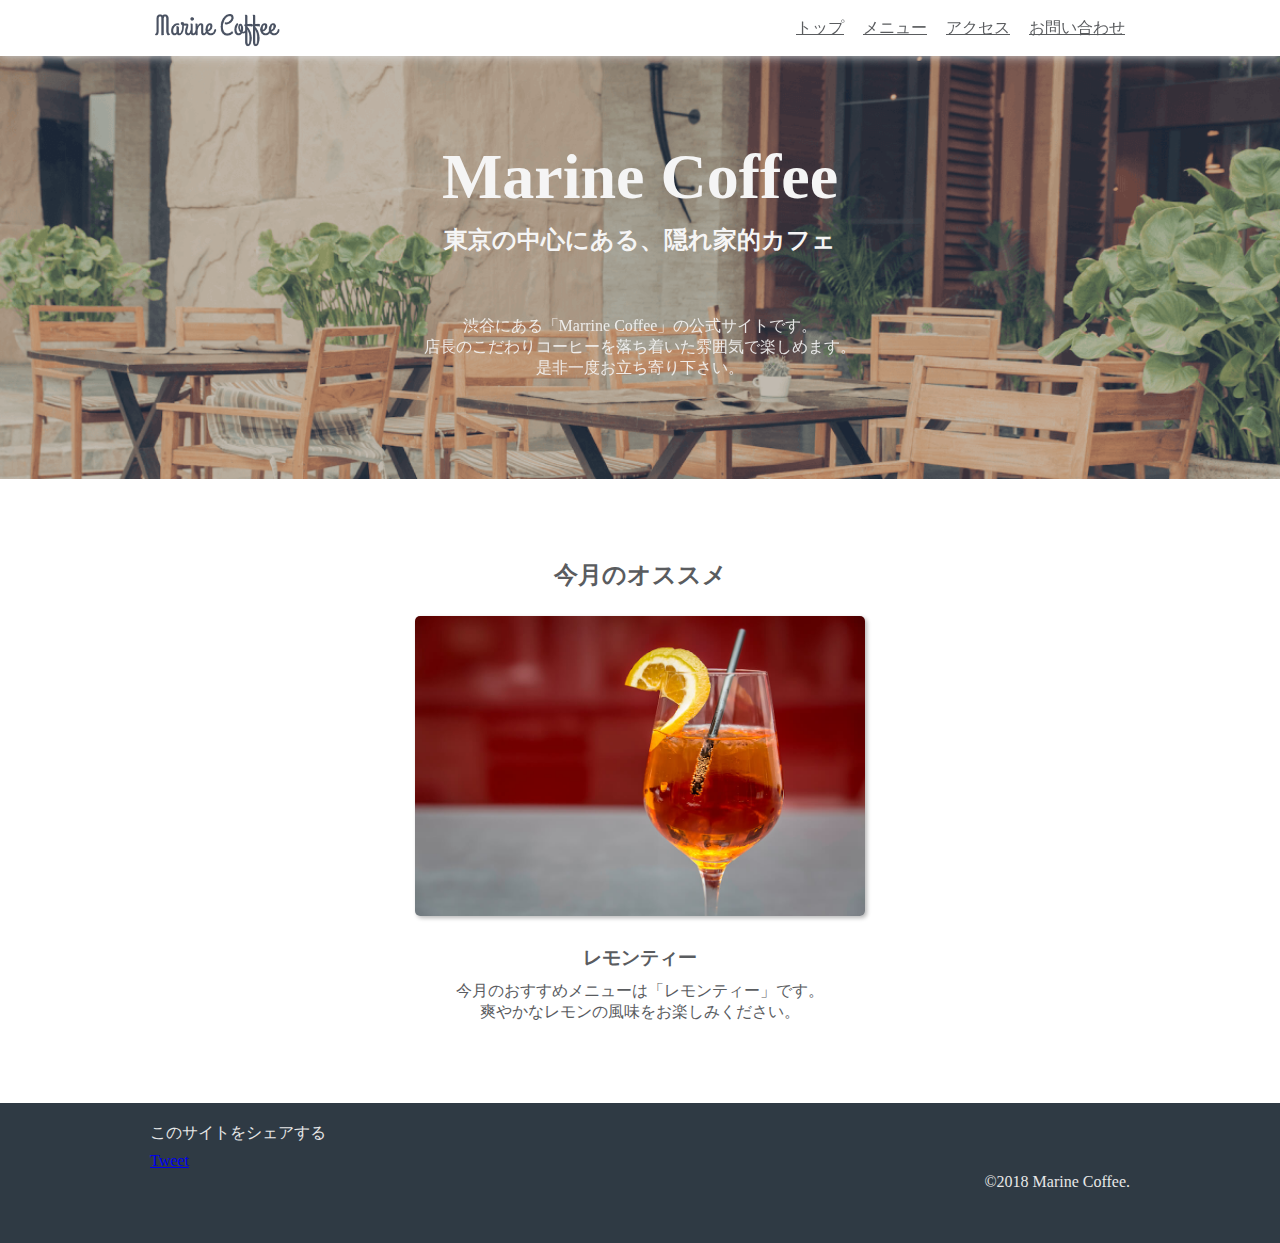
<file: index.html>
<!DOCTYPE html>
<head>
    <meta charset="UTF-8">
    <title>Marine Coffee | トップページ</title>
    <meta name="viewport" content="width=device-width, initial-scale=1.0">
    <meta name="description" content="icckによる「Marine Coffee」のテストページです。HTMLとCSSの練習となります。">
    <link rel="shortcut icon" href="/images/favicon.ico">
    <link rel="stylesheet" href="common.css">
    <link rel="stylesheet" href="index.css">
    <link rel="stylesheet" href="responsive.css">
</head>
<body>
    <div class="header">
        <div class="container">
            <div class="header-left" >
                <img class="header-logo" src="images/logo.png" alt="Marine Coffee">
            </div>
            <div class="header-right" >
                <a href="index.html">トップ</a>
                <a href="menu.html">メニュー</a>
                <a href="access.html">アクセス</a>
                <a href="contact.html">お問い合わせ</a>
            </div>
            <div class="clear" ></div>
        </div>
    </div>
    <div class="main-visual">
        <div class="container">
            <h1 class="top-title">Marine Coffee</h1>
            <h2 class="top-subtitle">東京の中心にある、隠れ家的カフェ</h2>
            <p class="top-text">
                渋谷にある「Marrine Coffee」の公式サイトです。
                <br>
                店長のこだわりコーヒーを落ち着いた雰囲気で楽しめます。
                <br>
                是非一度お立ち寄り下さい。
            </p>
        </div>
    </div>
    <div class="main">
        <div class="container">
            <h2>今月のオススメ</h2>
            <img class="main-image" src="images/lemon-tea.jpg" alt="レモンティー">
            <h3>レモンティー</h3>
            <p>
                今月のおすすめメニューは「レモンティー」です。
                <br>
                爽やかなレモンの風味をお楽しみください。
            </p>
        </div>
    </div>
    <div class="footer">
        <div class="container">
            <div class="footer-left">
                <p>このサイトをシェアする</p>
                <a href="https://twitter.com/share?ref_src=twsrc%5Etfw" class="twitter-share-button" data-text="Marine Coffee" data-show-count="false">Tweet</a><script async src="https://platform.twitter.com/widgets.js" charset="utf-8"></script>
            </div>
            <div class="footer-right">
                &copy;2018 Marine Coffee.
            </div>
            <div class="clear"></div>
        </div>
    </div>
</body>
</html>
</file>
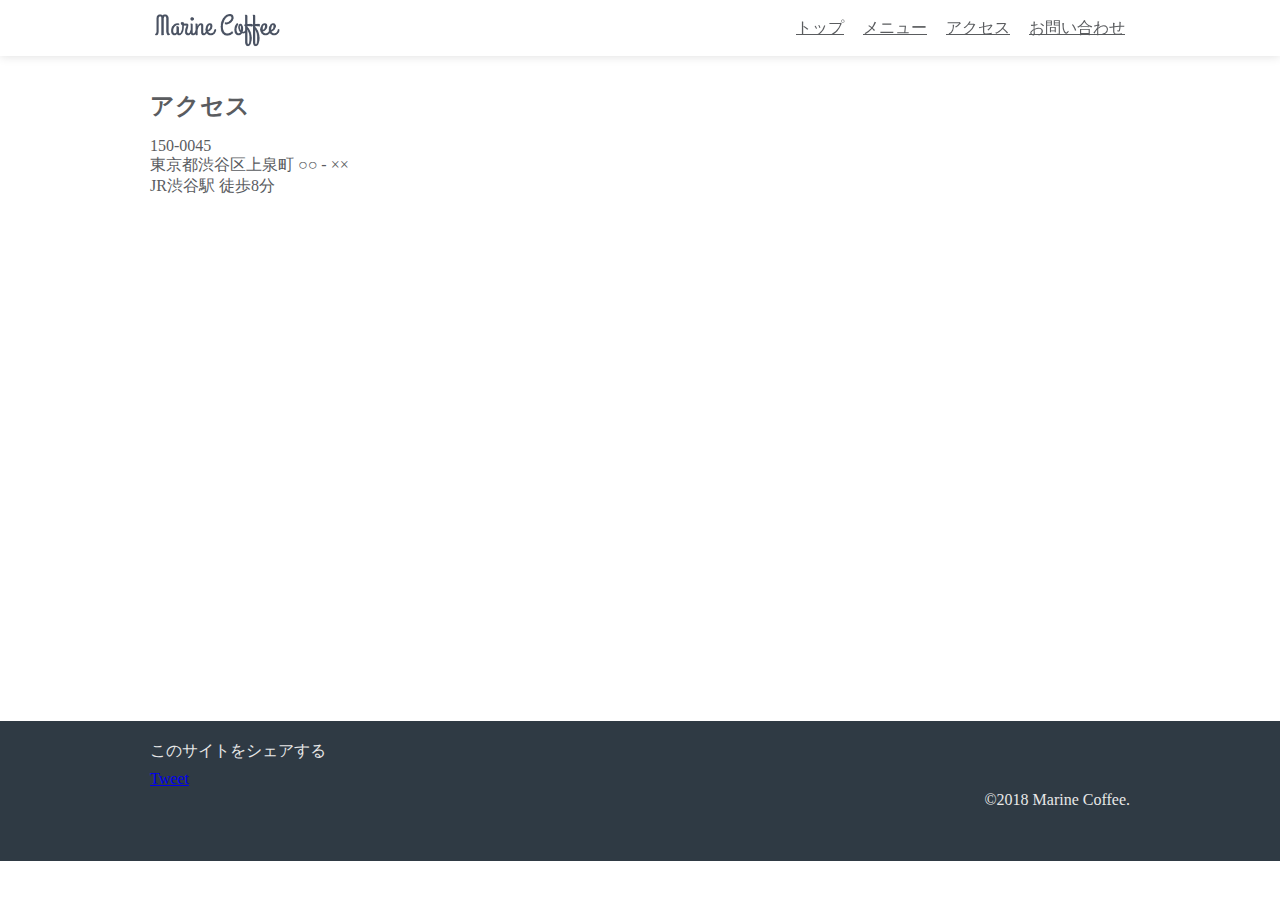
<file: access.html>
<!DOCTYPE html>
<html lang="en">
<head>
    <meta charset="UTF-8">
    <title>Marine Coffee | アクセス</title>
    <meta name="viewport" content="width=device-width, initial-scale=1.0">
    <link rel="shortcut icon" href="/images/favicon.ico">
    <link rel="stylesheet" href="common.css">
    <link rel="stylesheet" href="access.css">
    <link rel="stylesheet" href="responsive.css">
</head>
<body>
    <div class="header">
        <div class="container">
            <div class="header-left" >
                <img class="header-logo" src="images/logo.png" alt="Marine Coffee">
            </div>
            <div class="header-right" >
                <a href="index.html">トップ</a>
                <a href="menu.html">メニュー</a>
                <a href="access.html">アクセス</a>
                <a href="contact.html">お問い合わせ</a>
            </div>
            <div class="clear" ></div>
        </div>
    </div> 
    <div class="access">
        <div class="container">
            <h2 class="access-title">アクセス</h2>
            <p class="access-text">
                150-0045
                <br>
                東京都渋谷区上泉町 ○○ - ××
                <br>
                JR渋谷駅 徒歩8分
            </p>
            <div class="google-map">
                <iframe src="https://www.google.com/maps/embed?pb=!1m18!1m12!1m3!1d3241.7699872168114!2d139.69944711568235!3d35.65803823885019!2m3!1f0!2f0!3f0!3m2!1i1024!2i768!4f13.1!3m3!1m2!1s0x60188b563b00109f%3A0x337328def1e2ab26!2z5riL6LC36aeF!5e0!3m2!1sja!2sjp!4v1562771381533!5m2!1sja!2sjp" width="600" height="450" frameborder="0" style="border:0" allowfullscreen></iframe>
            </div>
        </div>
    </div>  
    <div class="footer">
        <div class="container">
            <div class="footer-left">
                <p>このサイトをシェアする</p>
                <a href="https://twitter.com/share?ref_src=twsrc%5Etfw" class="twitter-share-button" data-text="Marine Coffee" data-show-count="false">Tweet</a><script async src="https://platform.twitter.com/widgets.js" charset="utf-8"></script>
            </div>
            <div class="footer-right">
                &copy;2018 Marine Coffee.
            </div>
            <div class="clear"></div>
        </div>
    </div>
</body>
</html>
</file>
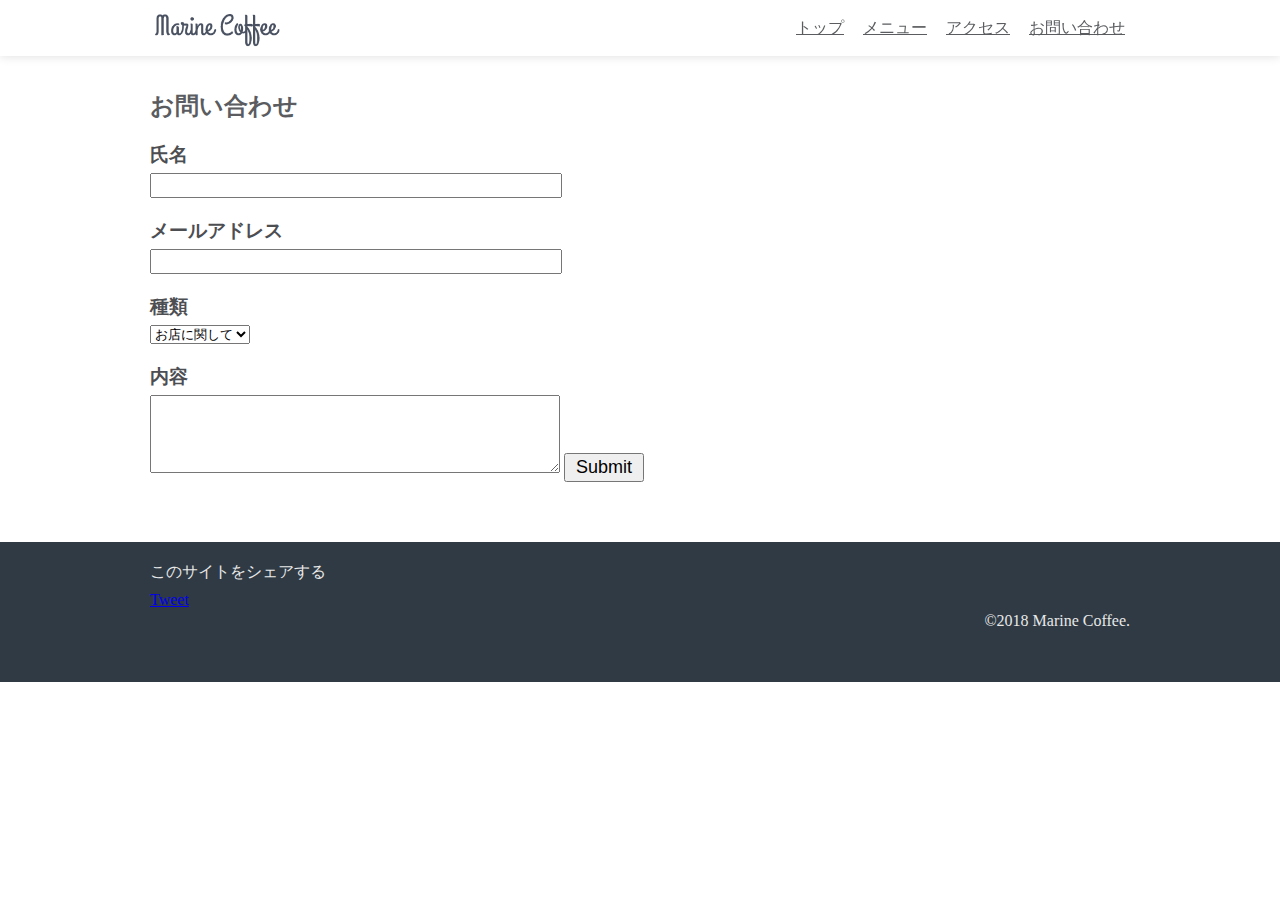
<file: contact.html>
<!DOCTYPE html>
<html lang="en">
<head>
    <meta charset="UTF-8">
    <title>Marine Coffee | お問合せ</title>
    <meta name="viewport" content="width=device-width, initial-scale=1.0">
    <link rel="shortcut icon" href="/images/favicon.ico">
    <link rel="stylesheet" href="common.css">
    <link rel="stylesheet" href="contact.css">
    <link rel="stylesheet" href="responsive.css">
</head>
<body>
    <div class="header">
        <div class="container">
            <div class="header-left" >
                <img class="header-logo" src="images/logo.png" alt="Marine Coffee">
            </div>
            <div class="header-right" >
                <a href="index.html">トップ</a>
                <a href="menu.html">メニュー</a>
                <a href="access.html">アクセス</a>
                <a href="contact.html">お問い合わせ</a>
            </div>
            <div class="clear" ></div>
        </div>
    </div> 
    <div class="contact">
        <div class="container">
            <h2 class="contact-title">お問い合わせ</h2>
            <form class="contact-form">
                <h3>氏名</h3>
                <input type="text">
                <h3>メールアドレス</h3>
                <input type="email">
                <h3>種類</h3>
                <select>
                    <option>お店に関して</option>
                    <option>採用に関して</option>
                    <option>その他</option>
                </select>
                <h3>内容</h3>
                <textarea rows="4"></textarea>
                <input type="submit" class="submit-button">
            </form>
        </div>
    </div>
    <div class="footer">
        <div class="container">
            <div class="footer-left">
                <p>このサイトをシェアする</p>
                <a href="https://twitter.com/share?ref_src=twsrc%5Etfw" class="twitter-share-button" data-text="Marine Coffee" data-show-count="false">Tweet</a><script async src="https://platform.twitter.com/widgets.js" charset="utf-8"></script>
            </div>
            <div class="footer-right">
                &copy;2018 Marine Coffee.
            </div>
            <div class="clear"></div>
        </div>
    </div>
</body>
</html>
</file>
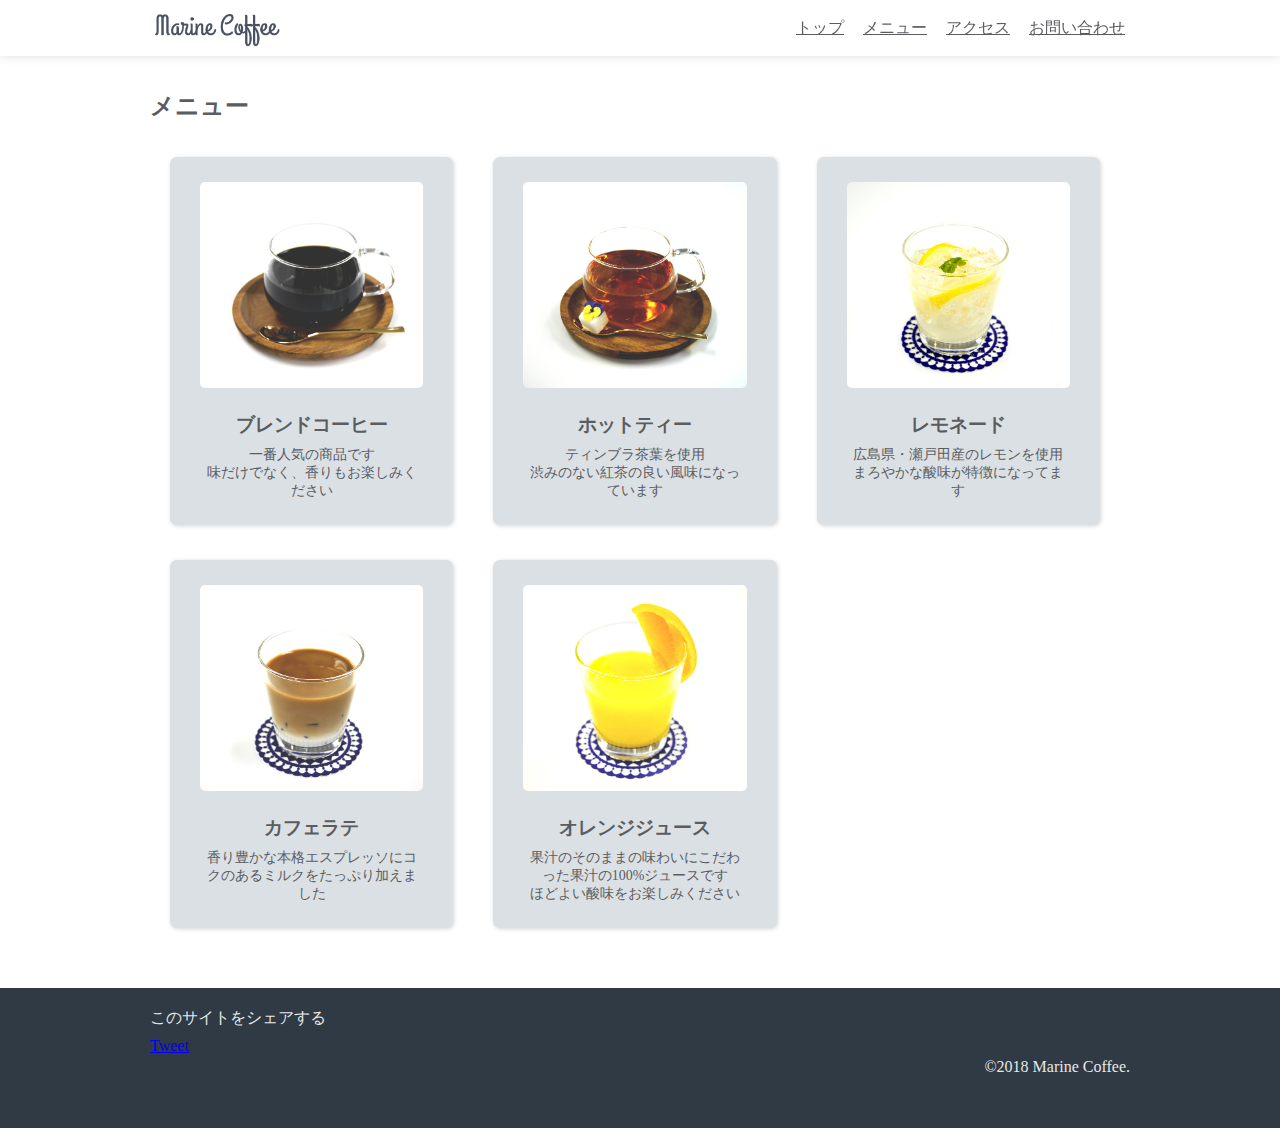
<file: menu.html>
<!DOCTYPE html>
<html lang="en">
<head>
    <meta charset="UTF-8">
    <title>Marine Coffee | メニュー</title>
    <meta name="viewport" content="width=device-width, initial-scale=1.0">
    <link rel="shortcut icon" href="/images/favicon.ico">
    <link rel="stylesheet" href="common.css">
    <link rel="stylesheet" href="menu.css">
    <link rel="stylesheet" href="responsive.css">
</head>
<body>
    <div class="header">
        <div class="container">
            <div class="header-left" >
                <img class="header-logo" src="images/logo.png" alt="Marine Coffee">
            </div>
            <div class="header-right" >
                <a href="index.html">トップ</a>
                <a href="menu.html">メニュー</a>
                <a href="access.html">アクセス</a>
                <a href="contact.html">お問い合わせ</a>
            </div>
            <div class="clear" ></div>
        </div>
    </div>
    <div class="menu">
        <div class="container">
            <h2>メニュー</h2>
            <div class="menu-card-wrapper">
                <div class="menu-card">
                    <div class="menu-card-inner">
                        <img class="menu-image" src="images/blend-coffee.jpg" alt="ブレンドコーヒー">
                        <h3 class="menu-title">ブレンドコーヒー</h3>
                        <p class="menu-text">
                            一番人気の商品です
                            <br>
                            味だけでなく、香りもお楽しみください
                        </p>
                    </div>
                </div>
                <div class="menu-card">
                    <div class="menu-card-inner">
                        <img class="menu-image" src="images/hot-tea.jpg" alt="ホットティー">
                        <h3 class="menu-title">ホットティー</h3>
                        <p class="menu-text">
                            ティンブラ茶葉を使用
                            <br>
                            渋みのない紅茶の良い風味になっています
                        </p>
                    </div>
                </div>
                <div class="menu-card">
                    <div class="menu-card-inner">
                        <img class="menu-image" src="images/lemonade.jpg" alt="レモネード">
                        <h3 class="menu-title">レモネード</h3>
                        <p class="menu-text">
                            広島県・瀬戸田産のレモンを使用
                            <br>
                            まろやかな酸味が特徴になってます
                        </p>
                    </div>
                </div>
                <div class="menu-card">
                    <div class="menu-card-inner">
                        <img class="menu-image" src="images/caffelatte.jpg" alt="カフェラテ">
                        <h3 class="menu-title">カフェラテ</h3>
                        <p class="menu-text">
                            香り豊かな本格エスプレッソにコクのあるミルクをたっぷり加えました
                        </p>
                    </div>
                </div>
                <div class="menu-card">
                    <div class="menu-card-inner">
                        <img class="menu-image" src="images/orange-juice.jpg" alt="オレンジジュース">
                        <h3 class="menu-title">オレンジジュース</h3>
                        <p class="menu-text">
                            果汁のそのままの味わいにこだわった果汁の100%ジュースです
                            <br>
                            ほどよい酸味をお楽しみください
                        </p>
                    </div>
                </div>
            </div>
        </div>
    </div>
    <div class="footer">
        <div class="container">
            <div class="footer-left">
                <p>このサイトをシェアする</p>
                <a href="https://twitter.com/share?ref_src=twsrc%5Etfw" class="twitter-share-button" data-text="Marine Coffee" data-show-count="false">Tweet</a><script async src="https://platform.twitter.com/widgets.js" charset="utf-8"></script>
            </div>
            <div class="footer-right">
                &copy;2018 Marine Coffee.
            </div>
            <div class="clear"></div>
        </div>
    </div>    
</body>
</html>
</file>
<file: common.css>
@charset "utf-8";
* {
    margin: 0px;
    padding: 0px;
}
.container {
    max-width: 980px;
    padding: 0 30px;
    margin-left: auto;
    margin-right: auto;
}
.header {
    height: 56px;
    width: 100%;
    box-shadow: 0 0 10px #dddddd;
    background-color: white;
    position: fixed;
    top: 0;
}
.header-left {
    float: left;
}
.header-right {
    float: right;
}
.clear {
    clear: both;
}
.header-logo {
    height: 40px;
    margin-top: 8px;
}
.header-right a {
    line-height: 56px;
    color: #5a5c5f;
    margin-left: 5px;
    font-size: 16px;
    padding: 16px 5px;
}
.header-right a:hover {
    background-color: #e2f1ff;
    transition: background-color 0.5s;
}
.footer {
    height: 120px;
    background-color: #2f3a44;
    color: #e8e8e8;
    padding-top: 20px;
}
.footer-left {
    float: left;
    margin-bottom: 8px;
}
.footer-right {
    float: right;
    padding-top: 50px;
}
.footer-left p {
    margin-bottom: 8px;
}
</file>
<file: index.css>
@charset "utf-8";
.main-visual {
    padding-top: 140px;
    padding-bottom: 100px;
    background-image: url("images/main.png");
    background-size: cover;
    color: #f5f5f5;
    text-align: center;
}
.top-title {
    font-size: 64px;
    margin-bottom: 10px;
}
.top-subtitle {
    font-size: 24px;
    margin-bottom: 60px;
}
.top-text {
    opacity: 0.9;
}
.main {
    padding: 80px 0;
    color: #5a5c5f;
    text-align: center;
}
.main h2 {
    margin-bottom: 25px;
}
.main-image {
    width: 450px;
    margin-bottom: 25px;
    box-shadow: 2px 2px 4px #b7b7b7;
    border-radius: 5px;
}
.main h3 {
    margin-bottom: 10px;
}
</file>
<file: responsive.css>
@charset "utf-8";
@media (max-width: 1024px) {
    .main-visual {
        padding-top: 120px;
        padding-bottom: 80px;
    }
    .top-title {
        font-size: 60px;
    }
    .menu-card {
        width: 50%;
    }
}
@media (max-width: 670px) {
    .header-left {
        display: none;
    }
    .header-right {
        float: none;
        text-align: center;
    }
    .header-right a {
        font-size: 14px;
    }
    .main {
        padding: 60px 0;
    }
    .main-image {
        width: 280px;
    }
    .main p {
        font-size: 13px;
    }
    .footer-right {
        padding-top: 20px;
    }
    .menu-card {
        width: 100%;
    }
    .google-map iframe {
        width: 100%;
    }
    .contact input, .contact textarea {
        width: 100%;
    }
}
</file>
<file: access.css>
@charset "utf-8";
.access{
    padding: 90px 0 60px;
    color: #5a5c5f;
}
.access-text {
    margin-top: 15px;
}
.google-map {
    margin-top: 10px;
}
</file>
<file: contact.css>
@charset "utf-8";
.contact {
    padding: 90px 0 60px;
    color: #5a5c5f;
}
.contact-title{
    margin-bottom: 15px;
}
.contact-form h3 {
    margin-top: 20px;
    margin-bottom: 5px;
    color: #4c4e52;
}
input, textarea {
    font-size: 15px;
    width: 400px;
    padding: 2px 4px;
}
.submit-button {
    margin-top: 20px;
    font-size: 18px;
    width: 80px;
}
</file>
<file: menu.css>
@charset "utf-8";
.menu {
    padding: 90px 0 60px;
    color: #5a5c5f;
}
.menu-card {
    width: 33%;
    margin-top: 35px;
}
.menu-card-inner {
    padding: 25px 30px;
    background-color: #dbe0e4;
    border-radius: 7px;
    box-shadow: 1px 1px 4px #d2d4d6;
    text-align: center
}
.menu-image {
    width: 100%;
    margin-bottom: 20px;
    border-radius: 5px;
}
.menu-title {
    margin-bottom: 8px;
}
.menu-text {
    font-size: 14px;
}
.menu-card-wrapper {
    display: flex;
    flex-wrap: wrap;
}
.menu-card-inner {
    margin: 0 20px;
}
</file>
